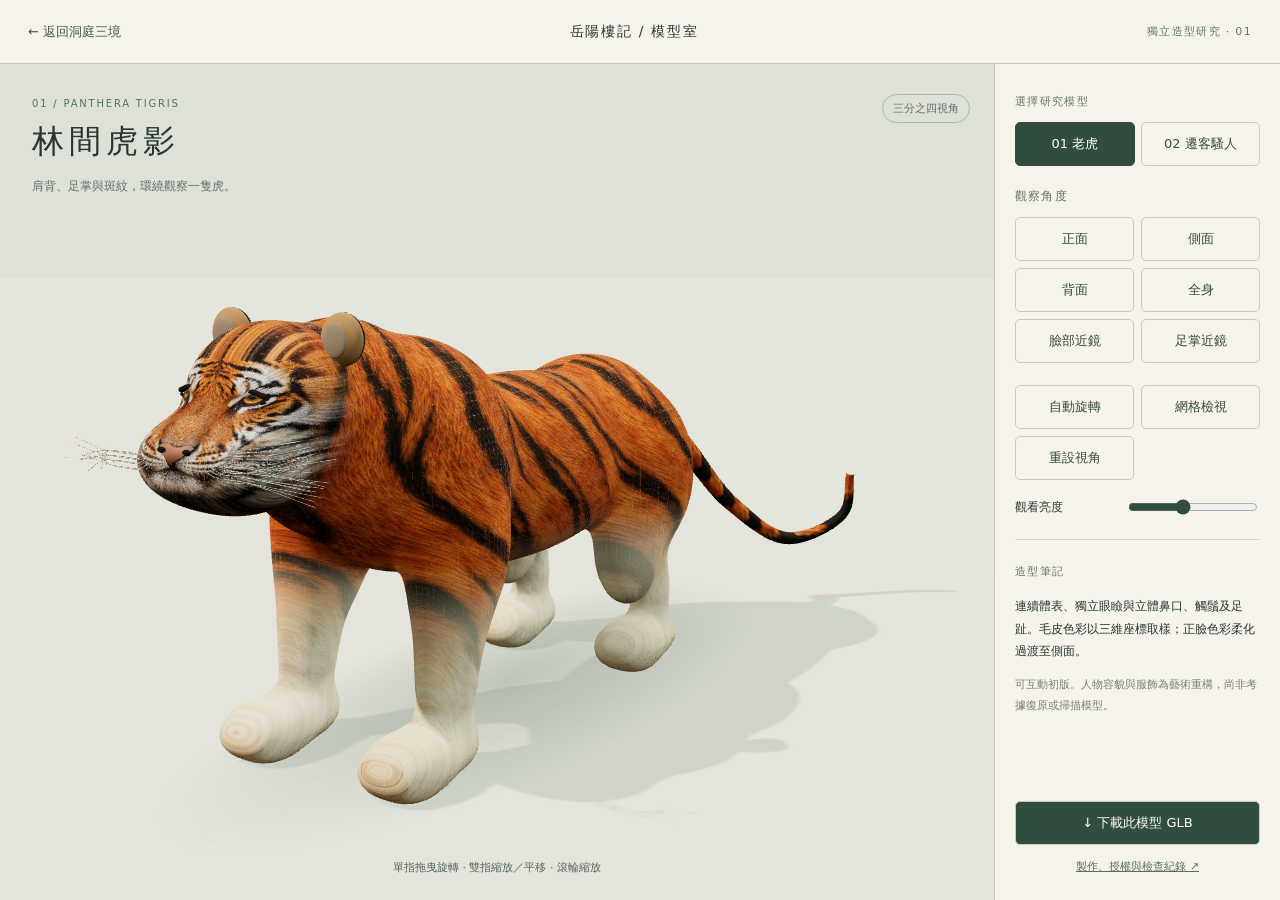
<file: models.html>
<!doctype html>
<html lang="zh-Hant"><head><meta charset="utf-8"><meta name="viewport" content="width=device-width,initial-scale=1,viewport-fit=cover"><title>虎與遷客 · 岳陽樓記模型室</title><link rel="stylesheet" href="models.css"><script type="importmap">{"imports":{"three":"./three.module.js"}}</script></head>
<body><header><a href="./index.html">← 返回洞庭三境</a><span>岳陽樓記 / 模型室</span><small>獨立造型研究 · 01</small></header><main><section class="stage" aria-label="三維模型觀看區"><div id="viewport"></div><div class="stage-note"><span id="model-number">01 / PANTHERA TIGRIS</span><h1 id="model-title">林間虎影</h1><p id="model-desc">肩背、足掌與斑紋，環繞觀察一隻虎。</p></div><div class="view-tag" id="view-tag">三分之四視角</div><div id="status" role="status">正在建立三維網格…</div><p class="gesture">單指拖曳旋轉 · 雙指縮放／平移 · 滾輪縮放</p></section><aside><div class="aside-head"><small>選擇研究模型</small><div class="model-tabs"><button data-model="tiger" aria-pressed="true">01 老虎</button><button data-model="scholar" aria-pressed="false">02 遷客騷人</button></div></div><div class="control-section"><h2>觀察角度</h2><div class="angles"><button data-view="front">正面</button><button data-view="side">側面</button><button data-view="back">背面</button><button data-view="three">全身</button><button data-view="close">臉部近鏡</button><button data-view="hands">足掌近鏡</button></div></div><div class="control-section toggles"><button id="auto" aria-pressed="false">自動旋轉</button><button id="wire" aria-pressed="false">網格檢視</button><button id="reset">重設視角</button><label>觀看亮度 <input id="light" aria-label="觀看亮度" type="range" min="0.65" max="1.5" step="0.05" value="1"></label></div><div class="model-info"><small>造型筆記</small><p id="notes">連續體表、獨立眼瞼與角膜、立體鼻口、鬚及足趾。毛皮以三維座標取樣，避免軀幹 UV 接縫。</p><p class="fine">可互動初版。人物容貌與服飾為藝術重構，尚非考據復原或掃描模型。</p></div><div class="download-block"><button id="download">↓ 下載此模型 GLB</button><a href="./MODEL_NOTES.md">製作、授權與檢查紀錄 ↗</a></div></aside></main><script type="module" src="./model-study.js"></script></body></html>
</file>
<file: models.css>
:root{color-scheme:light;font-family:"Noto Sans TC","PingFang TC",system-ui,sans-serif;color:#283532;background:#eeeae1}*{box-sizing:border-box}body{margin:0}header{height:64px;padding:0 28px;display:flex;align-items:center;justify-content:space-between;border-bottom:1px solid #c9c9bd;background:#f6f3eb;gap:14px}header a{font-size:13px;color:#465852;text-decoration:none}header span{font-size:14px;letter-spacing:.12em}small{font-size:11px;letter-spacing:.12em;color:#66776e}main{display:grid;grid-template-columns:minmax(0,1fr) 286px;height:calc(100dvh - 64px);min-height:550px}.stage{position:relative;min-width:0;overflow:hidden;background:#dedfd7}#viewport{position:absolute;inset:0}canvas{display:block;touch-action:none;width:100%;height:100%}.stage-note{position:absolute;top:28px;left:32px;pointer-events:none}.stage-note span{font-size:10px;letter-spacing:.18em;color:#587067}.stage-note h1{font-family:serif;font-size:32px;font-weight:500;margin:9px 0;letter-spacing:.16em}.stage-note p{font-size:12px;max-width:280px;color:#617169;line-height:1.7}.view-tag{position:absolute;right:24px;top:30px;font-size:11px;color:#5f7169;border:1px solid #aab8ab;padding:6px 10px;border-radius:20px}.gesture{position:absolute;bottom:14px;left:0;right:0;text-align:center;font-size:11px;color:#52665d;pointer-events:none}#status{position:absolute;bottom:48px;width:100%;text-align:center;font-size:12px;color:#42564c;pointer-events:none}aside{overflow:auto;background:#f6f3eb;padding:26px 20px;display:flex;flex-direction:column;gap:22px;border-left:1px solid #c9c9bd}button{font:inherit;font-size:13px;min-height:44px;border:1px solid #c5cdc3;background:transparent;color:#354c42;cursor:pointer;border-radius:5px;padding:9px 10px;touch-action:manipulation}button:hover{background:#e3e7dc}button:focus-visible,a:focus-visible,input:focus-visible{outline:3px solid #ac7d40;outline-offset:3px}button[aria-pressed=true]{background:#314d40;color:#fff;border-color:#314d40}.model-tabs{display:grid;grid-template-columns:1fr 1fr;gap:6px;margin-top:13px}h2{font-size:12px;font-weight:500;margin:0 0 12px;color:#647168;letter-spacing:.1em}.angles,.toggles{display:grid;grid-template-columns:1fr 1fr;gap:7px}.toggles label{grid-column:1/-1;display:flex;align-items:center;justify-content:space-between;font-size:12px;margin-top:10px;gap:12px}input{width:130px;accent-color:#314d40}.model-info{border-top:1px solid #d5d9ce;padding-top:20px;font-size:12px;line-height:1.9}.fine{color:#788076;font-size:11px}.download-block{margin-top:auto;display:grid;gap:14px}.download-block button{background:#314d40;color:white}.download-block a{font-size:11px;color:#5c6c62;text-align:center}button:disabled{opacity:.5;cursor:wait}@media(max-width:900px) and (orientation:landscape){main{grid-template-columns:minmax(0,1fr) 238px;min-height:0}aside{padding:15px;gap:15px}.model-info{display:none}.stage-note{top:14px;left:20px}.stage-note h1{font-size:24px}.stage-note p{display:none}header{height:48px}main{height:calc(100dvh - 48px)}}@media(max-width:700px),(max-width:1100px) and (orientation:portrait){header{height:52px;padding:0 16px}header small{display:none}header span{font-size:12px}main{display:flex;flex-direction:column;height:calc(100dvh - 52px);min-height:620px}.stage{flex:1;min-height:340px}aside{flex:none;display:grid;grid-template-columns:1fr 1fr;gap:12px;padding:14px 18px;max-height:40dvh;border-left:0;border-top:1px solid #c9c9bd}.aside-head{grid-column:1/-1;display:flex;align-items:center;justify-content:space-between}.model-tabs{margin:0;width:65%}.angles{grid-template-columns:repeat(3,1fr)}.angles button{font-size:12px;padding:6px}.control-section h2,.model-info,.toggles label{display:none}.toggles{align-content:start}.download-block{grid-column:1/-1;grid-template-columns:1fr 1fr;align-items:center;gap:8px}.stage-note{top:15px;left:18px}.stage-note h1{font-size:24px;margin:5px 0}.stage-note p{display:none}.view-tag{top:18px;right:15px}.gesture{bottom:6px}#status{bottom:32px}}
</file>
